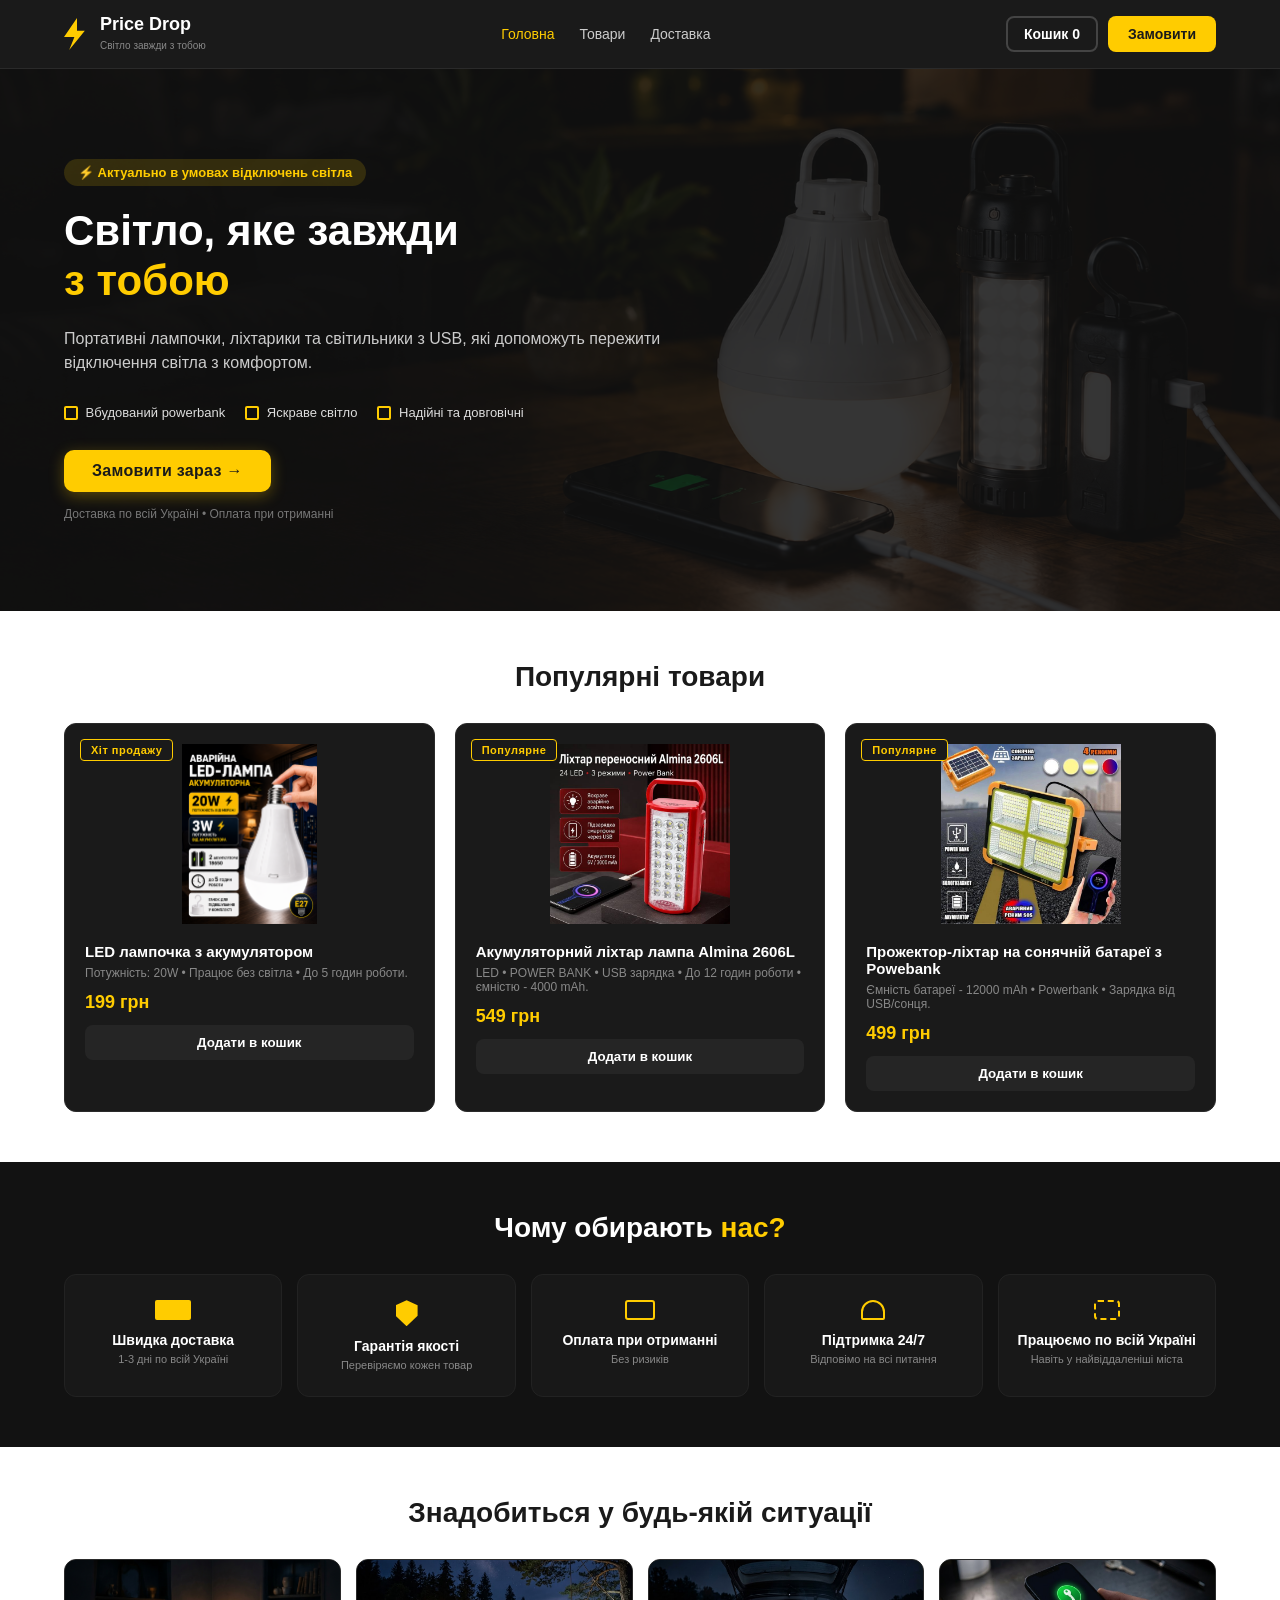
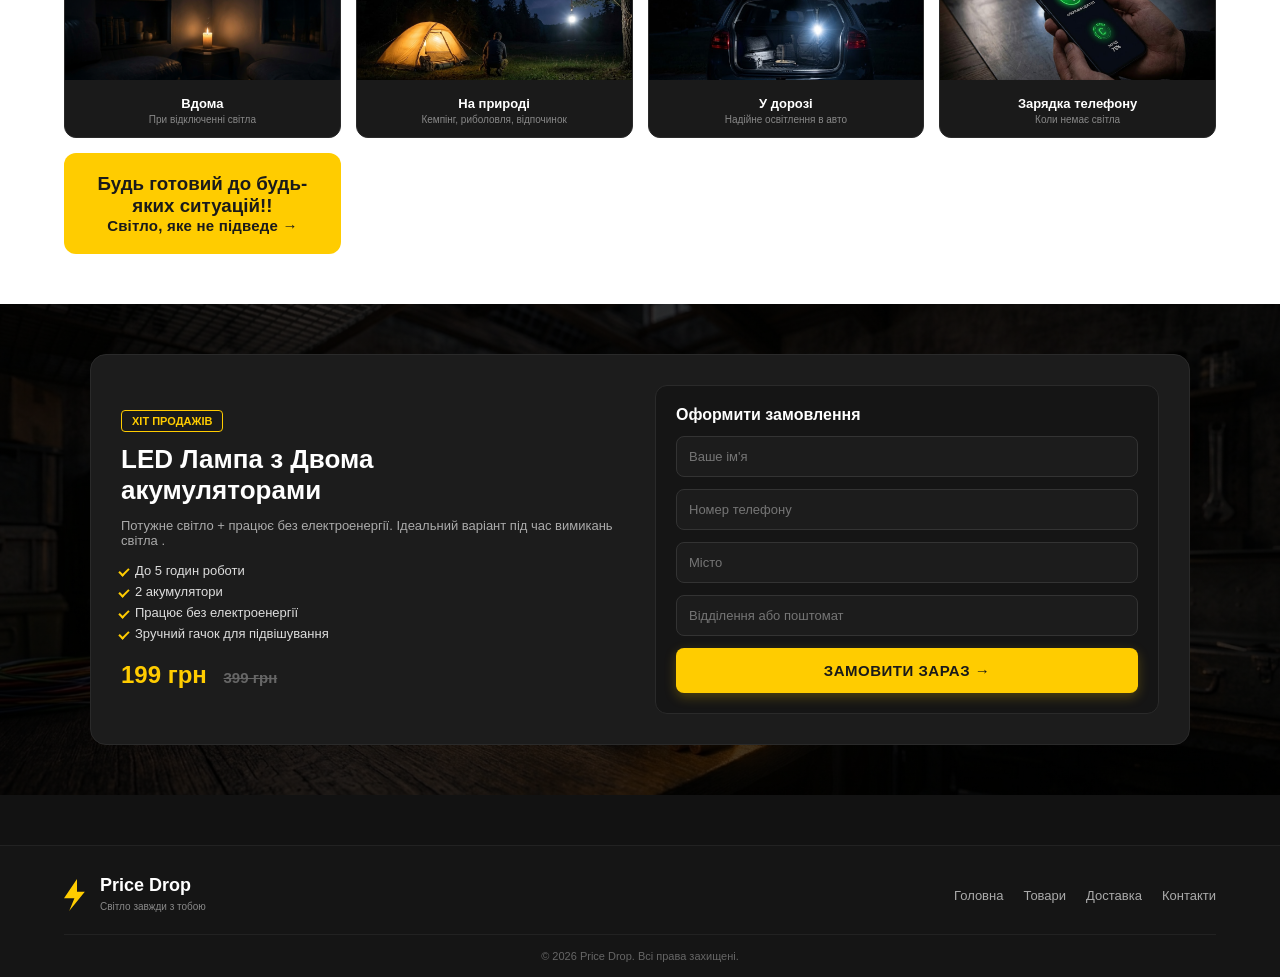
<file: index.html>
<!DOCTYPE html>
<html lang="uk">
<head>
    <meta charset="UTF-8">
    <meta name="viewport" content="width=device-width, initial-scale=1.0">
    <title>Price Drop - Світло завжди з тобою</title>
    <link rel="stylesheet" href="style.css">
<script>
!function(f,b,e,v,n,t,s)
{if(f.fbq)return;n=f.fbq=function(){n.callMethod?
n.callMethod.apply(n,arguments):n.queue.push(arguments)};
if(!f._fbq)f._fbq=n;n.push=n;n.loaded=!0;n.version='2.0';
n.queue=[];t=b.createElement(e);t.async=!0;
t.src=v;s=b.getElementsByTagName(e)[0];
s.parentNode.insertBefore(t,s)}(window, document,'script',
'https://connect.facebook.net/en_US/fbevents.js');
fbq('init', '2144804473091201');
fbq('track', 'PageView');
</script>
<noscript><img height="1" width="1" style="display:none"
src="https://www.facebook.com/tr?id=2144804473091201&ev=PageView&noscript=1"
/></noscript>
<!-- End Meta Pixel Code -->
</head>
<body>

<header>
    <a href="index.html" class="logo-container">
        <div class="css-lightning"></div>
        <div>
            <div class="logo-text">Price Drop</div>
            <span class="logo-sub">Світло завжди з тобою</span>
        </div>
    </a>
    <nav id="mobile-menu">
        <a href="index.html" class="active">Головна</a>
        <a href="products.html">Товари</a>
        <a href="#order">Доставка</a>
    </nav>
    <div class="header-actions">
        <button class="btn-outline cart-btn" onclick="openCart()">Кошик <span class="cart-count">0</span></button>
        <a href="#order" class="btn-yellow desktop-only-btn">Замовити</a>
    </div>
    <div class="hamburger" onclick="toggleMenu()">☰</div>
</header>

<main class="hero-bg-banner" style="background-image: url('banner.jpg');">
    <div class="hero-overlay"></div>
    <div class="hero-content">
        <div class="hero-badge">⚡ Актуально в умовах відключень світла</div>
        <h1>Світло, яке завжди<br><span>з тобою</span></h1>
        <p>Портативні лампочки, ліхтарики та світильники з USB, які допоможуть пережити відключення світла з комфортом.</p>
        
        <div class="features-row">
            <div class="hero-feature"><div class="css-icon-battery"></div> Вбудований powerbank</div>
            <div class="hero-feature"><div class="css-icon-bulb"></div> Яскраве світло</div>
            <div class="hero-feature"><div class="css-icon-shield"></div> Надійні та довговічні</div>
        </div>
        <a href="#order" class="hero-btn-order">Замовити зараз →</a>
        <div class="hero-subtext">Доставка по всій Україні • Оплата при отриманні</div>
    </div>
</main>

<section class="section-light">
    <h2 class="section-title text-center">Популярні товари</h2>
    <div class="popular-desktop-grid" id="popular-desktop-container"></div>
    <div class="slider-container mobile-slider-only">
        <button class="slider-arrow prev" onclick="moveSlide(-1)">&#10094;</button>
        <div class="slider-viewport">
            <div class="slider-track" id="popular-products"></div>
        </div>
        <button class="slider-arrow next" onclick="moveSlide(1)">&#10095;</button>
    </div>
</section>

<section class="section-dark">
    <h2 class="section-title text-center">Чому обирають <span>нас?</span></h2>
    <div class="why-us-grid">
        <div class="why-item">
            <div class="css-icon-truck"></div>
            <h4>Швидка доставка</h4>
            <p>1-3 дні по всій Україні</p>
        </div>
        <div class="why-item">
            <div class="css-icon-shield-lg"></div>
            <h4>Гарантія якості</h4>
            <p>Перевіряємо кожен товар</p>
        </div>
        <div class="why-item">
            <div class="css-icon-card"></div>
            <h4>Оплата при отриманні</h4>
            <p>Без ризиків</p>
        </div>
        <div class="why-item">
            <div class="css-icon-support"></div>
            <h4>Підтримка 24/7</h4>
            <p>Відповімо на всі питання</p>
        </div>
        <div class="why-item">
            <div class="css-icon-map"></div>
            <h4>Працюємо по всій Україні</h4>
            <p>Навіть у найвіддаленіші міста</p>
        </div>
    </div>
</section>

<section class="section-light">
    <h2 class="section-title text-center">Знадобиться у будь-якій ситуації</h2>
    <div class="situations-grid">
        <div class="sit-card">
            <img src="center1.jpg" alt="Вдома" onerror="this.src='https://via.placeholder.com/300x150/eee/999?text=Вдома'">
            <div class="sit-card-content text-center">
                <h4>Вдома</h4>
                <p>При відключенні світла</p>
            </div>
        </div>
        <div class="sit-card">
            <img src="center2.jpg" alt="На природі" onerror="this.src='https://via.placeholder.com/300x150/eee/999?text=На+природі'">
            <div class="sit-card-content text-center">
                <h4>На природі</h4>
                <p>Кемпінг, риболовля, відпочинок</p>
            </div>
        </div>
        <div class="sit-card">
            <img src="center3.jpg" alt="У дорозі" onerror="this.src='https://via.placeholder.com/300x150/eee/999?text=У+дорозі'">
            <div class="sit-card-content text-center">
                <h4>У дорозі</h4>
                <p>Надійне освітлення в авто</p>
            </div>
        </div>
        <div class="sit-card">
            <img src="center4.jpg" alt="Зарядка" onerror="this.src='https://via.placeholder.com/300x150/eee/999?text=Зарядка'">
            <div class="sit-card-content text-center">
                <h4>Зарядка телефону</h4>
                <p>Коли немає світла</p>
            </div>
        </div>
        <div class="sit-yellow-card text-center" onclick="location.href='products.html'">
            <h3>Будь готовий до будь-яких ситуацій!!</h3>
            <span class="sit-yellow-sub">Світло, яке не підведе →</span>
        </div>
    </div>
</section>

<section class="section-dark" id="order">
    <div class="hit-section">
        <div class="hit-info">
            <div class="hit-badge">ХІТ ПРОДАЖІВ</div>
            <h2 class="hit-title">LED Лампа з Двома<br>акумуляторами</h2>
            <p class="hit-desc">Потужне світло + працює без електроенергії. Ідеальний варіант під час вимикань світла .</p>
            <ul>
                <li><div class="css-check"></div> До 5 годин роботи</li>
                <li><div class="css-check"></div> 2 акумулятори</li>
                <li><div class="css-check"></div> Працює без електроенергії</li>
                <li><div class="css-check"></div> Зручний гачок для підвішування</li>
            </ul>
            <div class="hit-price">
                199 грн <span>399 грн</span>
            </div>
        </div>
        
        <div class="hit-form-box">
            <h3>Оформити замовлення</h3>
            <form id="quick-order-form" onsubmit="submitQuickOrder(event)">
                <input type="text" id="q-name" class="form-input" placeholder="Ваше ім'я" required>
                <input type="tel" id="q-phone" class="form-input" placeholder="Номер телефону" required>
                <input type="text" id="q-city" class="form-input" placeholder="Місто" required>
                <input type="text" id="q-warehouse" class="form-input" placeholder="Відділення або поштомат" required>
                <button type="submit" class="hit-btn-submit">Замовити зараз →</button>
            </form>
        </div>
    </div>
</section>

<footer id="footer">
    <div class="footer-content">
        <a href="index.html" class="logo-container">
            <div class="css-lightning"></div>
            <div>
                <div class="logo-text">Price Drop</div>
                <span class="logo-sub">Світло завжди з тобою</span>
            </div>
        </a>
        <div class="footer-links">
            <a href="index.html">Головна</a>
            <a href="products.html">Товари</a>
            <a href="#order">Доставка</a>
            <a href="#footer">Контакти</a>
        </div>
    </div>
    <div class="footer-copy">© 2026 Price Drop. Всі права захищені.</div>
</footer>

<div class="modal-overlay" id="cart-modal">
    <div class="modal-content">
        <button class="close-modal" onclick="closeCart()">×</button>
        <h2>Кошик</h2>
        <div class="cart-items" id="cart-items-container"></div>
        <div id="cart-total" style="font-size: 20px; font-weight: bold; text-align: right; margin-bottom: 15px;">Сума: 0 грн</div>
        <form id="cart-order-form" onsubmit="submitCartOrder(event)">
            <input type="text" id="c-name" class="form-input" placeholder="Ваше ім'я" required>
            <input type="tel" id="c-phone" class="form-input" placeholder="Номер телефону" required>
            <input type="text" id="c-city" class="form-input" placeholder="Місто" required>
            <input type="text" id="c-warehouse" class="form-input" placeholder="Виберіть відділення або поштомат" required>
            <button type="submit" class="hit-btn-submit">Оформити замовлення →</button>
        </form>
    </div>
</div>

<script src="script.js"></script>
</body>
</html>
</file>
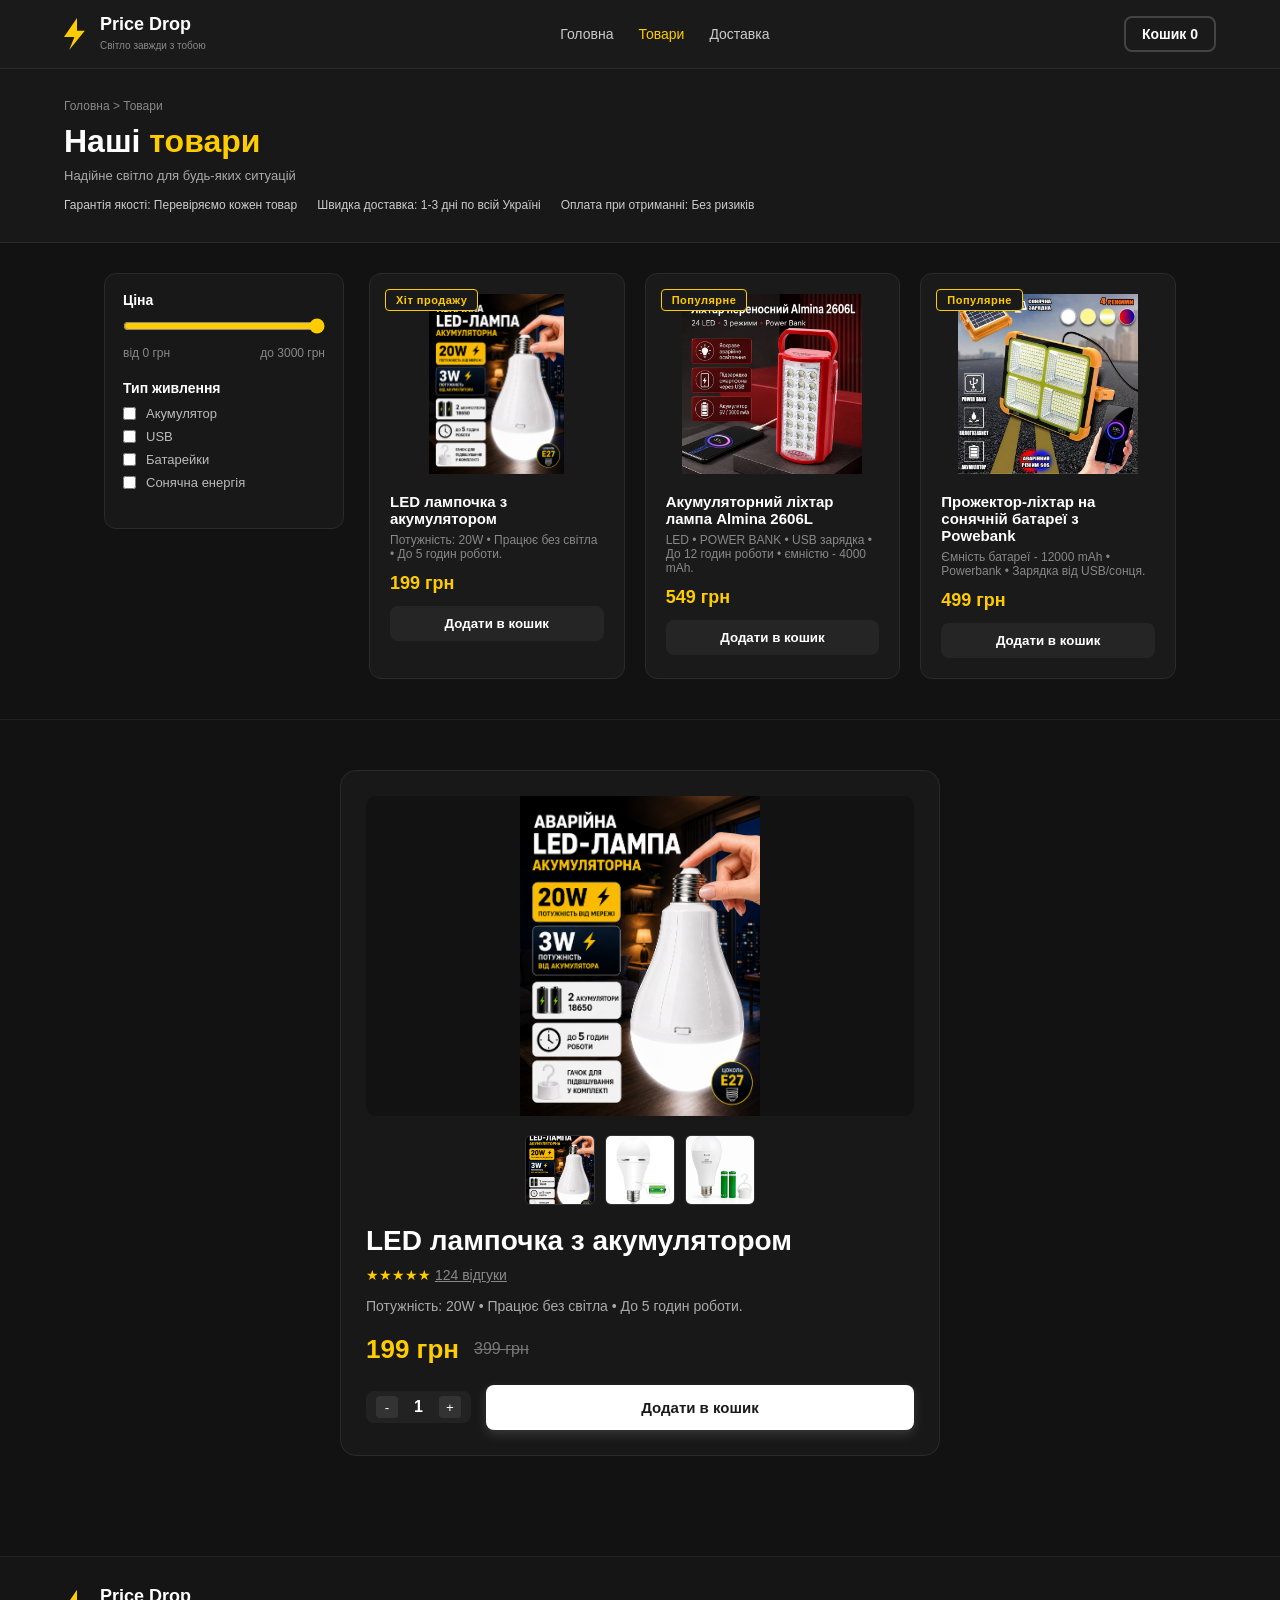
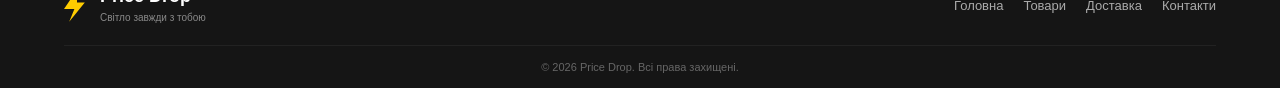
<file: products.html>
<!DOCTYPE html>
<html lang="uk">
<head>
    <meta charset="UTF-8">
    <meta name="viewport" content="width=device-width, initial-scale=1.0">
    <title>Всі товари - Price Drop</title>
    <link rel="stylesheet" href="style.css">
    <script>
!function(f,b,e,v,n,t,s)
{if(f.fbq)return;n=f.fbq=function(){n.callMethod?
n.callMethod.apply(n,arguments):n.queue.push(arguments)};
if(!f._fbq)f._fbq=n;n.push=n;n.loaded=!0;n.version='2.0';
n.queue=[];t=b.createElement(e);t.async=!0;
t.src=v;s=b.getElementsByTagName(e)[0];
s.parentNode.insertBefore(t,s)}(window, document,'script',
'https://connect.facebook.net/en_US/fbevents.js');
fbq('init', '2144804473091201');
fbq('track', 'PageView');
</script>
<noscript><img height="1" width="1" style="display:none"
src="https://www.facebook.com/tr?id=2144804473091201&ev=PageView&noscript=1"
/></noscript>
<!-- End Meta Pixel Code -->
</head>
<body>

<header>
    <a href="index.html" class="logo-container">
        <div class="css-lightning"></div>
        <div>
            <div class="logo-text">Price Drop</div>
            <span class="logo-sub">Світло завжди з тобою</span>
        </div>
    </a>
    <nav id="mobile-menu">
        <a href="index.html">Головна</a>
        <a href="products.html" class="active">Товари</a>
        <a href="index.html#order">Доставка</a>
    </nav>
    <div class="header-actions">
        <button class="btn-outline cart-btn" onclick="openCart()">Кошик <span class="cart-count" id="cart-counter">0</span></button>
    </div>
    <div class="hamburger" onclick="toggleMenu()">☰</div>
</header>

<div class="hero-products-banner">
    <div class="breadcrumbs"><a href="index.html">Головна</a> > Товари</div>
    <h1>Наші <span>товари</span></h1>
    <p>Надійне світло для будь-яких ситуацій</p>
    <div class="banner-features">
        <span>Гарантія якості: Перевіряємо кожен товар</span>
        <span>Швидка доставка: 1-3 дні по всій Україні</span>
        <span>Оплата при отриманні: Без ризиків</span>
    </div>
</div>

<div class="page-layout">
    <aside class="sidebar">
        <div class="filter-group">
            <h4>Ціна</h4>
            <input type="range" min="0" max="3000" value="3000" id="price-range" oninput="applyFilters()">
            <div style="display:flex; justify-content:space-between; font-size:12px; color:#888; margin-top:8px;">
                <span>від 0 грн</span>
                <span>до 3000 грн</span>
            </div>
        </div>
        <div class="filter-group">
            <h4>Тип живлення</h4>
            <label class="filter-label"><input type="checkbox" value="battery" onchange="applyFilters()"> Акумулятор</label>
            <label class="filter-label"><input type="checkbox" value="usb" onchange="applyFilters()"> USB</label>
            <label class="filter-label"><input type="checkbox" value="cells" onchange="applyFilters()"> Батарейки</label>
            <label class="filter-label"><input type="checkbox" value="solar" onchange="applyFilters()"> Сонячна енергія</label>
        </div>
    </aside>

    <main class="content-area">
        <div class="products-grid" id="all-products"></div>
    </main>
</div>

<section class="section-dark" id="product-detail-section" style="border-top: 1px solid #222; margin-top: 40px; padding: 50px 5%;">
    <div class="single-product-container-vertical">
        <div class="sp-main-img-box">
            <img id="sp-main-img" src="" alt="Main" onerror="this.src='https://via.placeholder.com/400x300'">
        </div>
        <div class="sp-thumbs-row" id="sp-thumbs"></div>
        
        <div class="sp-info-box">
            <div class="product-badge" id="sp-badge" style="display:none;"></div>
            <h2 id="sp-title" style="font-size: 28px; margin-bottom: 10px;">Назва товару</h2>
            <div style="color: #ffcc00; font-size: 14px; margin-bottom: 15px; cursor: pointer;" onclick="openReviewsModal()">★★★★★ <span style="color:#888; text-decoration: underline;" id="sp-reviews-count">124 відгуки</span></div>
            <p id="sp-desc" style="color: #aaa; font-size: 14px; margin-bottom: 20px;"></p>
            <div class="sp-price-row" style="display:flex; align-items:center; gap:15px; margin-bottom: 20px;">
                <span id="sp-price" style="font-size: 26px; font-weight: 900; color: #ffcc00;">0 грн</span>
                <span id="sp-old-price" style="font-size: 16px; color: #777; text-decoration: line-through;">0 грн</span>
            </div>
            <div style="display: flex; gap: 15px; align-items: center;">
                <div class="cart-qty-ctrl" style="background:#222; padding: 5px 10px; border-radius:8px;">
                    <button class="cart-qty-btn" id="sp-qty-minus">-</button>
                    <span id="sp-qty" style="padding: 0 10px; font-weight:700;">1</span>
                    <button class="cart-qty-btn" id="sp-qty-plus">+</button>
                </div>
                <button class="btn-detail-add" id="sp-add-btn">Додати в кошик</button>
            </div>
        </div>
    </div>
</section>

<!-- Модальне вікно для відгуків -->
<div class="modal-overlay" id="reviews-modal">
    <div class="modal-content reviews-modal-content">
        <button class="close-modal" onclick="closeReviewsModal()">×</button>
        <h2 style="color: #1a1a1a; margin-bottom: 15px;">Відгуки покупців (124)</h2>
        <div class="reviews-list" id="reviews-list-container"></div>
    </div>
</div>

<footer id="footer">
    <div class="footer-content">
        <a href="index.html" class="logo-container">
            <div class="css-lightning"></div>
            <div>
                <div class="logo-text">Price Drop</div>
                <span class="logo-sub">Світло завжди з тобою</span>
            </div>
        </a>
        <div class="footer-links">
            <a href="index.html">Головна</a>
            <a href="products.html">Товари</a>
            <a href="index.html#order">Доставка</a>
            <a href="#footer">Контакти</a>
        </div>
    </div>
    <div class="footer-copy">© 2026 Price Drop. Всі права захищені.</div>
</footer>

<div class="modal-overlay" id="cart-modal">
    <div class="modal-content">
        <button class="close-modal" onclick="closeCart()">×</button>
        <h2>Кошик</h2>
        <div class="cart-items" id="cart-items-container"></div>
        <div id="cart-total" style="font-size: 20px; font-weight: bold; text-align: right; margin-bottom: 15px;">Сума: 0 грн</div>
        <form id="cart-order-form" onsubmit="submitCartOrder(event)">
            <input type="text" id="c-name" class="form-input" placeholder="Ваше ім'я" required>
            <input type="tel" id="c-phone" class="form-input" placeholder="Номер телефону" required>
            <input type="text" id="c-city" class="form-input" placeholder="Місто" required>
            <input type="text" id="c-warehouse" class="form-input" placeholder="Виберіть відділення або поштомат" required>
            <button type="submit" class="hit-btn-submit">Оформити замовлення →</button>
        </form>
    </div>
</div>

<script src="script.js"></script>
<script>
    renderProducts('all-products');
    const urlParams = new URLSearchParams(window.location.search);
    const idParam = urlParams.get('id');
    if (idParam) {
        renderSingleProduct(parseInt(idParam));
    } else {
        renderSingleProduct(1);
    }
    renderReviews();
</script>
</body>
</html>
</file>
<file: style.css>
/* style.css */
* {
    box-sizing: border-box;
    margin: 0;
    padding: 0;
    font-family: 'Segoe UI', Tahoma, Geneva, Verdana, sans-serif;
}

body {
    background-color: #121212;
    color: #ffffff;
    overflow-x: hidden;
}

header {
    display: flex;
    justify-content: space-between;
    align-items: center;
    padding: 15px 5%;
    background-color: #1a1a1a;
    border-bottom: 1px solid #2a2a2a;
    position: sticky;
    top: 0;
    z-index: 1000;
}

.logo-container {
    display: flex;
    align-items: center;
    gap: 10px;
    text-decoration: none;
    color: #fff;
    cursor: pointer;
}

.css-lightning {
    width: 26px;
    height: 32px;
    background: #ffcc00;
    clip-path: polygon(50% 0%, 0% 60%, 40% 60%, 20% 100%, 80% 40%, 50% 40%);
}

.logo-text {
    font-weight: 900;
    font-size: 18px;
    line-height: 1.1;
}

.logo-sub {
    font-size: 10px;
    color: #888;
}

nav {
    display: flex;
    gap: 25px;
    align-items: center;
}

nav a {
    color: #ccc;
    text-decoration: none;
    font-weight: 500;
    font-size: 14px;
}

nav a:hover, nav a.active {
    color: #ffcc00;
}

.header-actions {
    display: flex;
    gap: 10px;
    align-items: center;
}

.btn-yellow {
    background-color: #ffcc00;
    color: #1a1a1a;
    padding: 10px 20px;
    border-radius: 8px;
    font-weight: 700;
    text-decoration: none;
    border: none;
    cursor: pointer;
    font-size: 14px;
}

.btn-outline {
    background: transparent;
    border: 2px solid #444;
    color: #fff;
    padding: 8px 16px;
    border-radius: 8px;
    font-weight: 600;
    cursor: pointer;
    font-size: 14px;
}

.hamburger {
    display: none;
    font-size: 24px;
    cursor: pointer;
}

/* CSS Icons */
.css-icon-battery, .css-icon-bulb, .css-icon-shield {
    display: inline-block;
    width: 14px;
    height: 14px;
    border: 2px solid #ffcc00;
    border-radius: 2px;
    position: relative;
    vertical-align: middle;
    margin-right: 4px;
}

.css-icon-truck {
    width: 36px;
    height: 20px;
    background: #ffcc00;
    border-radius: 2px;
    margin: 0 auto;
}
.css-icon-shield-lg {
    width: 22px;
    height: 26px;
    background: #ffcc00;
    clip-path: polygon(50% 0%, 100% 20%, 100% 60%, 50% 100%, 0% 60%, 0% 20%);
    margin: 0 auto;
}
.css-icon-card {
    width: 30px;
    height: 20px;
    border: 2px solid #ffcc00;
    border-radius: 3px;
    margin: 0 auto;
}
.css-icon-support {
    width: 24px;
    height: 20px;
    border: 2px solid #ffcc00;
    border-radius: 12px 12px 2px 2px;
    margin: 0 auto;
}
.css-icon-map {
    width: 26px;
    height: 20px;
    border: 2px dashed #ffcc00;
    border-radius: 4px;
    margin: 0 auto;
}
.css-check {
    display: inline-block;
    width: 6px;
    height: 10px;
    border: solid #ffcc00;
    border-width: 0 2px 2px 0;
    transform: rotate(45deg);
    margin-right: 8px;
}

/* Hero Section */
.hero-bg-banner {
    position: relative;
    padding: 90px 5%;
    text-align: left;
    background-size: cover;
    background-position: center;
}

.hero-overlay {
    position: absolute;
    top: 0; left: 0; width: 100%; height: 100%;
    background: rgba(18, 18, 18, 0.85);
    z-index: 1;
}

.hero-content {
    position: relative;
    z-index: 2;
    max-width: 600px;
    margin-left: 0;
}

.hero-badge {
    display: inline-block;
    background: rgba(255, 204, 0, 0.15);
    color: #ffcc00;
    padding: 6px 14px;
    border-radius: 20px;
    font-size: 13px;
    margin-bottom: 20px;
    font-weight: 600;
}

.hero-content h1 {
    font-size: 42px;
    font-weight: 900;
    margin-bottom: 20px;
    line-height: 1.2;
}

.hero-content h1 span {
    color: #ffcc00;
}

.hero-content p {
    color: #ccc;
    font-size: 16px;
    margin-bottom: 30px;
    line-height: 1.5;
}

.features-row {
    display: flex;
    justify-content: flex-start;
    gap: 20px;
    margin-bottom: 30px;
    flex-wrap: wrap;
}

.hero-feature {
    font-size: 13px;
    color: #ddd;
    font-weight: 500;
}

.hero-btn-order {
    display: inline-block;
    background-color: #ffcc00;
    color: #1a1a1a;
    padding: 12px 28px;
    border-radius: 10px;
    font-weight: 800;
    font-size: 16px;
    text-decoration: none;
    letter-spacing: 0.3px;
    box-shadow: 0 4px 15px rgba(255, 204, 0, 0.3);
    transition: transform 0.2s, background-color 0.2s;
}

.hero-btn-order:hover {
    background-color: #ffd633;
    transform: translateY(-2px);
}

.hero-subtext {
    margin-top: 15px;
    font-size: 12px;
    color: #777;
}

.section-light {
    padding: 50px 5%;
    background-color: #ffffff;
}

.section-light .section-title {
    color: #1a1a1a;
}

.section-dark {
    padding: 50px 5%;
    background-color: #121212;
}

.section-title {
    font-size: 28px;
    font-weight: 800;
    margin-bottom: 30px;
}

.section-title span {
    color: #ffcc00;
}

.text-center {
    text-align: center;
}

.popular-desktop-grid {
    display: grid;
    grid-template-columns: repeat(3, 1fr);
    gap: 20px;
    max-width: 1200px;
    margin: 0 auto;
}

.mobile-slider-only {
    display: none !important;
}

.slider-container {
    align-items: center;
    justify-content: center;
    gap: 15px;
    max-width: 340px;
    margin: 0 auto;
}

.slider-viewport {
    overflow: hidden;
    width: 100%;
}

.slider-track {
    display: flex;
    transition: transform 0.3s ease;
}

.slider-arrow {
    background: #222;
    border: 1px solid #444;
    color: #fff;
    width: 36px;
    height: 36px;
    border-radius: 50%;
    cursor: pointer;
    font-size: 14px;
    flex-shrink: 0;
}

.product-card {
    background: #1a1a1a;
    border-radius: 12px;
    padding: 20px;
    position: relative;
    border: 1px solid #2a2a2a;
    min-width: 100%;
    cursor: pointer;
}

.popular-desktop-grid .product-card {
    min-width: auto;
}

.product-badge {
    position: absolute;
    top: 15px;
    left: 15px;
    background: #1a1a1a;
    color: #ffcc00;
    border: 1px solid #ffcc00;
    padding: 4px 10px;
    font-size: 11px;
    font-weight: 700;
    border-radius: 4px;
    letter-spacing: 0.5px;
}

.product-card img {
    width: 100%;
    height: 180px;
    object-fit: contain;
    margin-bottom: 15px;
}

.product-title {
    font-size: 15px;
    font-weight: 700;
    margin-bottom: 6px;
    color: #fff;
    text-align: left;
}

.product-desc {
    font-size: 12px;
    color: #888;
    margin-bottom: 12px;
    text-align: left;
}

.product-price {
    font-size: 18px;
    font-weight: 800;
    color: #ffcc00;
    margin-bottom: 12px;
    text-align: left;
}

.product-btn {
    width: 100%;
    background: #252525;
    color: #fff;
    border: none;
    padding: 10px;
    border-radius: 8px;
    font-weight: 600;
    cursor: pointer;
}

.product-btn:hover {
    background: #ffcc00;
    color: #1a1a1a;
}

.why-us-grid {
    display: grid;
    grid-template-columns: repeat(auto-fit, minmax(180px, 1fr));
    gap: 15px;
    max-width: 1200px;
    margin: 0 auto;
}

.why-item {
    background: #181818;
    padding: 25px 15px;
    border-radius: 12px;
    text-align: center;
    border: 1px solid #222;
}

.why-item h4 {
    margin: 12px 0 5px 0;
    font-size: 14px;
}

.why-item p {
    color: #888;
    font-size: 11px;
}

.situations-grid {
    display: grid;
    grid-template-columns: repeat(auto-fit, minmax(220px, 1fr));
    gap: 15px;
    max-width: 1200px;
    margin: 0 auto;
}

.sit-card {
    background: #1a1a1a;
    border-radius: 12px;
    overflow: hidden;
    border: 1px solid #2a2a2a;
}

.sit-card img {
    width: 100%;
    height: 120px;
    object-fit: cover;
}

.sit-card-content {
    padding: 12px;
    color: #fff;
}

.sit-card-content h4 {
    font-size: 13px;
    margin-bottom: 3px;
    color: #fff;
}

.sit-card-content p {
    color: #888;
    font-size: 10px;
}

.sit-yellow-card {
    background: #ffcc00;
    color: #1a1a1a;
    border-radius: 12px;
    padding: 20px;
    display: flex;
    flex-direction: column;
    justify-content: center;
    align-items: center;
    cursor: pointer;
}

.sit-yellow-sub {
    color: #1a1a1a;
    font-weight: 800;
    font-size: 15px;
    letter-spacing: 0.2px;
}

.hit-section {
    display: grid;
    grid-template-columns: 1fr 1fr;
    gap: 30px;
    max-width: 1100px;
    margin: 0 auto;
    background: #1c1c1c;
    padding: 30px;
    border-radius: 16px;
    align-items: center;
    border: 1px solid #2a2a2a;
}

.hit-badge {
    background: #1a1a1a;
    color: #ffcc00;
    border: 1px solid #ffcc00;
    display: inline-block;
    padding: 4px 10px;
    font-size: 11px;
    font-weight: 700;
    border-radius: 4px;
    margin-bottom: 12px;
}

.hit-title {
    font-size: 26px;
    font-weight: 800;
    margin-bottom: 12px;
}

.hit-desc {
    color: #aaa;
    font-size: 13px;
    margin-bottom: 15px;
}

.hit-info ul {
    list-style: none;
    margin-bottom: 20px;
}

.hit-info ul li {
    font-size: 13px;
    margin-bottom: 6px;
    color: #ddd;
    display: flex;
    align-items: center;
}

.hit-price {
    font-size: 24px;
    font-weight: 900;
    color: #ffcc00;
    text-align: left;
}

.hit-price span {
    font-size: 15px;
    color: #666;
    text-decoration: line-through;
    margin-left: 10px;
}

.hit-form-box {
    background: #151515;
    padding: 20px;
    border-radius: 12px;
    border: 1px solid #2a2a2a;
}

.hit-form-box h3 {
    margin-bottom: 12px;
    font-size: 16px;
}

.form-input {
    width: 100%;
    padding: 12px;
    background: #1c1c1c;
    border: 1px solid #333;
    border-radius: 8px;
    color: #fff;
    margin-bottom: 12px;
    font-size: 13px;
}

.form-input:focus {
    border-color: #ffcc00;
    outline: none;
}

.hit-btn-submit {
    width: 100%;
    background-color: #ffcc00;
    color: #1a1a1a;
    border: none;
    padding: 14px;
    border-radius: 8px;
    font-weight: 800;
    font-size: 15px;
    cursor: pointer;
    text-transform: uppercase;
    letter-spacing: 0.5px;
    box-shadow: 0 4px 12px rgba(255, 204, 0, 0.25);
    transition: background-color 0.2s, transform 0.2s;
}

.hit-btn-submit:hover {
    background-color: #ffd633;
    transform: translateY(-1px);
}

.hero-products-banner {
    padding: 30px 5%;
    background: #181818;
    border-bottom: 1px solid #2a2a2a;
}

.breadcrumbs {
    font-size: 12px;
    color: #888;
    margin-bottom: 10px;
}

.breadcrumbs a {
    color: #888;
    text-decoration: none;
}

.hero-products-banner h1 {
    font-size: 32px;
    font-weight: 900;
    margin-bottom: 8px;
}

.hero-products-banner h1 span {
    color: #ffcc00;
}

.hero-products-banner p {
    color: #aaa;
    font-size: 13px;
    margin-bottom: 15px;
}

.banner-features {
    display: flex;
    gap: 20px;
    font-size: 12px;
    color: #ccc;
    flex-wrap: wrap;
}

.page-layout {
    display: grid;
    grid-template-columns: 240px 1fr;
    gap: 25px;
    max-width: 1200px;
    margin: 30px auto;
    padding: 0 5%;
}

.sidebar {
    background: #181818;
    padding: 18px;
    border-radius: 12px;
    border: 1px solid #2a2a2a;
    height: fit-content;
}

.filter-group {
    margin-bottom: 20px;
}

.filter-group h4 {
    margin-bottom: 10px;
    font-size: 14px;
}

.filter-group input[type="range"] {
    width: 100%;
    accent-color: #ffcc00;
}

.filter-label {
    display: flex;
    align-items: center;
    gap: 10px;
    margin-bottom: 8px;
    color: #bbb;
    font-size: 13px;
    cursor: pointer;
}

.filter-label input {
    accent-color: #ffcc00;
}

.products-grid {
    display: grid;
    grid-template-columns: repeat(3, 1fr);
    gap: 20px;
}

.single-product-container-vertical {
    max-width: 600px;
    margin: 0 auto;
    background: #181818;
    padding: 25px;
    border-radius: 16px;
    border: 1px solid #2a2a2a;
}

.sp-main-img-box img {
    width: 100%;
    height: 320px;
    object-fit: contain;
    background: #121212;
    border-radius: 10px;
    margin-bottom: 15px;
}

.sp-thumbs-row {
    display: flex;
    gap: 10px;
    justify-content: center;
    margin-bottom: 20px;
}

.sp-thumbs-row img {
    width: 70px;
    height: 70px;
    object-fit: cover;
    border-radius: 6px;
    border: 1px solid #333;
    cursor: pointer;
}

.btn-detail-add {
    flex: 1;
    padding: 14px;
    font-weight: 800;
    cursor: pointer;
    background: #ffffff;
    color: #1a1a1a;
    border: none;
    border-radius: 8px;
    font-size: 15px;
    box-shadow: 0 4px 12px rgba(255, 255, 255, 0.15);
    transition: background-color 0.2s, transform 0.2s;
}

.btn-detail-add:hover {
    background: #ffd633;
    transform: translateY(-1px);
}

/* Стилі для білого модального вікна відгуків */
.reviews-modal-content {
    background: #ffffff !important;
    color: #1a1a1a !important;
    max-width: 550px !important;
    max-height: 80vh;
    overflow-y: auto;
}

.reviews-list {
    display: flex;
    flex-direction: column;
    gap: 15px;
    margin-top: 10px;
}

.review-item {
    background: #f9f9f9;
    padding: 14px;
    border-radius: 10px;
    border: 1px solid #eee;
}

.review-header {
    display: flex;
    justify-content: space-between;
    align-items: center;
    margin-bottom: 6px;
}

.review-name {
    font-weight: 700;
    font-size: 14px;
    color: #1a1a1a;
}

.review-stars {
    color: #ffb700;
    font-size: 13px;
}

.review-text {
    font-size: 13px;
    color: #444;
    line-height: 1.4;
}

footer {
    background: #151515;
    padding: 30px 5% 15px 5%;
    border-top: 1px solid #222;
    margin-top: 50px;
}

.footer-content {
    display: flex;
    justify-content: space-between;
    align-items: center;
    max-width: 1200px;
    margin: 0 auto 20px auto;
    flex-wrap: wrap;
    gap: 15px;
}

.footer-links {
    display: flex;
    gap: 20px;
}

.footer-links a {
    color: #aaa;
    text-decoration: none;
    font-size: 13px;
}

.footer-copy {
    text-align: center;
    color: #666;
    font-size: 11px;
    border-top: 1px solid #222;
    padding-top: 15px;
    max-width: 1200px;
    margin: 0 auto;
}

.modal-overlay {
    position: fixed;
    top: 0; left: 0; width: 100%; height: 100%;
    background: rgba(0,0,0,0.8);
    display: none;
    justify-content: center;
    align-items: center;
    z-index: 2000;
}

.modal-content {
    background: #1a1a1a;
    padding: 25px;
    border-radius: 16px;
    width: 90%;
    max-width: 450px;
    position: relative;
    border: 1px solid #333;
}

.close-modal {
    position: absolute;
    top: 12px;
    right: 15px;
    background: none;
    border: none;
    color: #aaa;
    font-size: 24px;
    cursor: pointer;
}

.reviews-modal-content .close-modal {
    color: #1a1a1a;
}

.cart-items {
    max-height: 220px;
    overflow-y: auto;
    margin: 15px 0;
}

.cart-item {
    display: flex;
    justify-content: space-between;
    align-items: center;
    background: #222;
    padding: 10px;
    border-radius: 8px;
    margin-bottom: 8px;
    font-size: 13px;
}

.cart-qty-ctrl {
    display: flex;
    align-items: center;
    gap: 6px;
}

.cart-qty-btn {
    background: #333;
    border: none;
    color: #fff;
    width: 22px;
    height: 22px;
    border-radius: 4px;
    cursor: pointer;
}

.cart-item-remove {
    background: none;
    border: none;
    color: #ff5555;
    font-size: 18px;
    cursor: pointer;
}

@media (max-width: 768px) {
    nav {
        display: none;
        position: absolute;
        top: 60px;
        left: 0;
        width: 100%;
        background: #1a1a1a;
        flex-direction: column;
        padding: 20px;
        border-bottom: 1px solid #333;
        align-items: flex-start;
    }
    nav.show {
        display: flex;
    }
    .hamburger {
        display: block;
    }
    .desktop-only-btn {
        display: none !important;
    }
    .hero-content h1 {
        font-size: 28px;
    }
    .hit-section, .page-layout {
        grid-template-columns: 1fr;
    }
    .products-grid {
        grid-template-columns: 1fr;
    }
    .popular-desktop-grid {
        display: none !important;
    }
    .mobile-slider-only {
        display: flex !important;
    }
}
/* Кастомне випадаюче меню Нової Пошти (як на 2 фото) */
.np-autocomplete-wrap {
    position: relative;
    width: 100%;
}

.np-dropdown {
    position: absolute;
    top: 100%;
    left: 0;
    right: 0;
    background: #ffffff;
    color: #1a1a1a;
    border-radius: 8px;
    box-shadow: 0 8px 24px rgba(0,0,0,0.25);
    max-height: 200px;
    overflow-y: auto;
    z-index: 9999;
    display: none;
    margin-top: -8px;
    margin-bottom: 10px;
    border: 1px solid #ddd;
}

.np-dropdown-item {
    padding: 10px 14px;
    font-size: 13px;
    cursor: pointer;
    border-bottom: 1px solid #eee;
    text-align: left;
    color: #222;
}

.np-dropdown-item:last-child {
    border-bottom: none;
}

.np-dropdown-item:hover {
    background-color: #f0f0f0;
    color: #000;
    font-weight: 600;
}
/* Знаходимо секцію замовлення і задаємо їй фонове зображення з затемненням */
#order {
    position: relative;
    /* Замість 'your-background.jpg' впиши назву своєї фотографії, яка лежить у папці з проєктом */
    background-image: linear-gradient(rgba(0, 0, 0, 0.75), rgba(0, 0, 0, 0.75)), url('banner2.jpg');
    background-size: cover;
    background-position: center;
    background-repeat: no-repeat;
}
</file>
